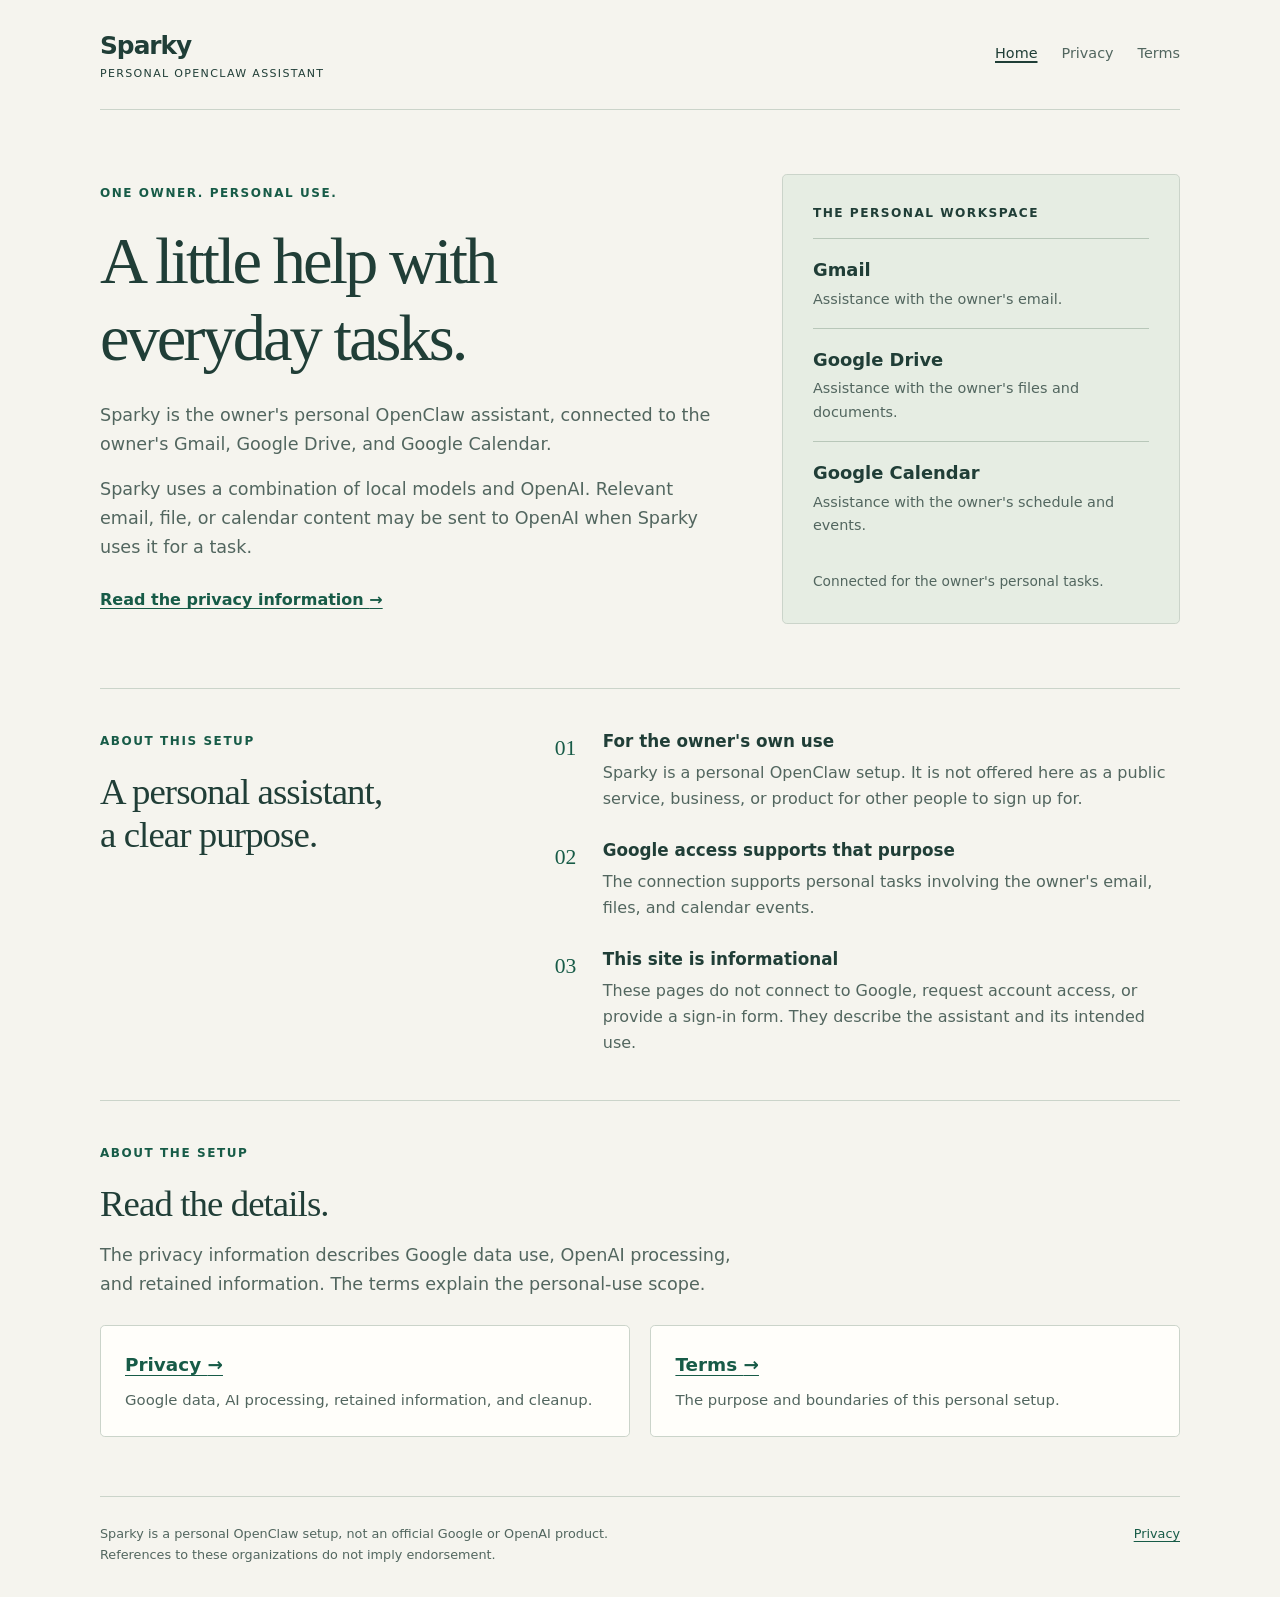
<file: index.html>
<!doctype html>
<html lang="en">
<head>
  <meta charset="utf-8">
  <meta name="viewport" content="width=device-width, initial-scale=1">
  <meta name="description" content="About Sparky, a personal OpenClaw assistant for the owner's Gmail, Google Drive, and Google Calendar.">
  <title>Sparky | Personal Google access</title>
  <link rel="stylesheet" href="styles.css">
</head>
<body>
  <a class="skip-link" href="#main">Skip to main content</a>
  <header class="site-header wrap">
    <a class="brand" href="index.html">Sparky<span class="brand-note">Personal OpenClaw assistant</span></a>
    <nav aria-label="Main navigation"><a href="index.html" aria-current="page">Home</a><a href="privacy.html">Privacy</a><a href="terms.html">Terms</a></nav>
  </header>
  <main id="main" class="wrap" tabindex="-1">
    <section class="hero" aria-labelledby="intro-title">
      <div>
        <p class="eyebrow">One owner. Personal use.</p>
        <h1 id="intro-title">A little help with<br>everyday tasks.</h1>
        <p class="lede">Sparky is the owner's personal OpenClaw assistant, connected to the owner's Gmail, Google Drive, and Google Calendar.</p>
        <p class="lede">Sparky uses a combination of local models and OpenAI. Relevant email, file, or calendar content may be sent to OpenAI when Sparky uses it for a task.</p>
        <a class="text-link" href="privacy.html">Read the privacy information <span aria-hidden="true">&#8594;</span></a>
      </div>
      <aside class="scope-panel" aria-labelledby="services-title">
        <h2 id="services-title">The personal workspace</h2>
        <dl class="service-list">
          <div><dt>Gmail</dt><dd>Assistance with the owner's email.</dd></div>
          <div><dt>Google Drive</dt><dd>Assistance with the owner's files and documents.</dd></div>
          <div><dt>Google Calendar</dt><dd>Assistance with the owner's schedule and events.</dd></div>
        </dl>
        <p class="small">Connected for the owner's personal tasks.</p>
      </aside>
    </section>
    <section class="section two-col" aria-labelledby="purpose-title">
      <div><p class="eyebrow">About this setup</p><h2 id="purpose-title">A personal assistant,<br>a clear purpose.</h2></div>
      <ol class="numbered-notes">
        <li><h3>For the owner's own use</h3><p>Sparky is a personal OpenClaw setup. It is not offered here as a public service, business, or product for other people to sign up for.</p></li>
        <li><h3>Google access supports that purpose</h3><p>The connection supports personal tasks involving the owner's email, files, and calendar events.</p></li>
        <li><h3>This site is informational</h3><p>These pages do not connect to Google, request account access, or provide a sign-in form. They describe the assistant and its intended use.</p></li>
      </ol>
    </section>
    <section class="section" aria-labelledby="read-title">
      <p class="eyebrow">About the setup</p><h2 id="read-title">Read the details.</h2>
      <p class="lede">The privacy information describes Google data use, OpenAI processing, and retained information. The terms explain the personal-use scope.</p>
      <div class="policy-links">
        <a class="policy-link" href="privacy.html"><strong>Privacy <span aria-hidden="true">&#8594;</span></strong><span>Google data, AI processing, retained information, and cleanup.</span></a>
        <a class="policy-link" href="terms.html"><strong>Terms <span aria-hidden="true">&#8594;</span></strong><span>The purpose and boundaries of this personal setup.</span></a>
      </div>
    </section>
  </main>
  <footer class="site-footer wrap"><p>Sparky is a personal OpenClaw setup, not an official Google or OpenAI product. References to these organizations do not imply endorsement.</p><a href="privacy.html">Privacy</a></footer>
</body>
</html>
</file>
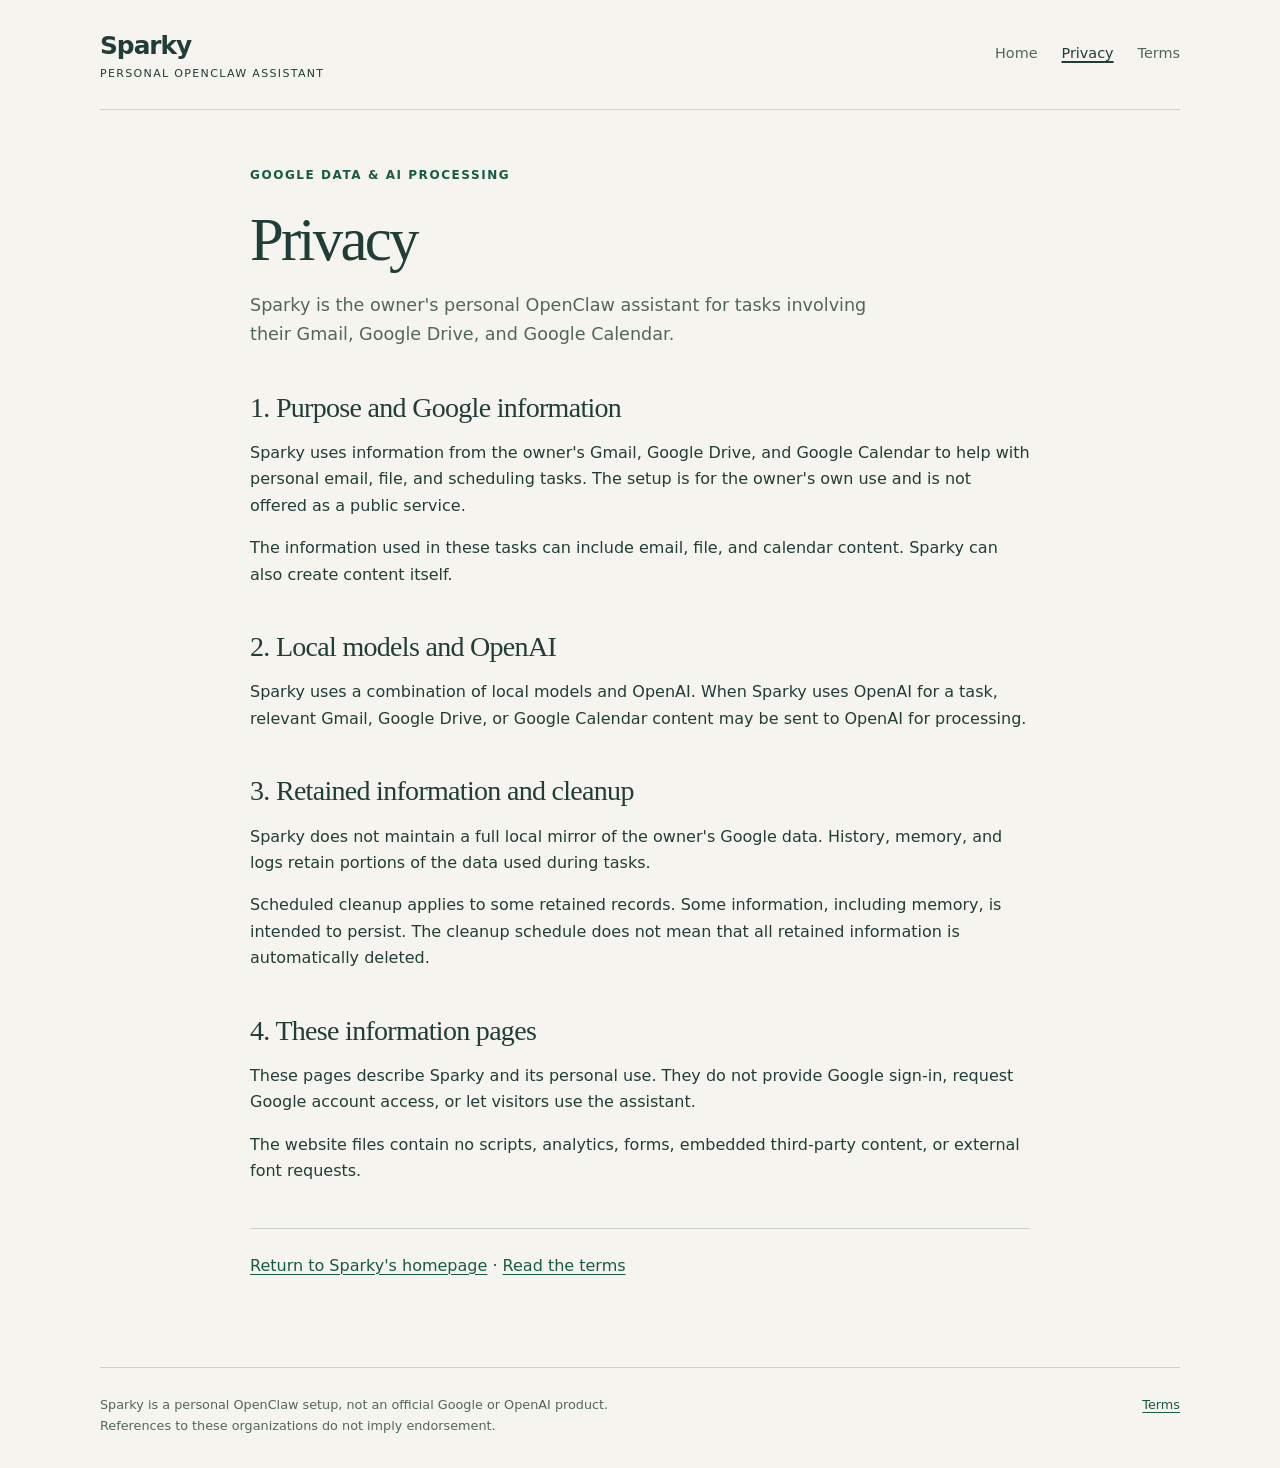
<file: privacy.html>
<!doctype html>
<html lang="en">
<head>
  <meta charset="utf-8">
  <meta name="viewport" content="width=device-width, initial-scale=1">
  <meta name="description" content="Privacy information for Sparky, a personal OpenClaw assistant using Gmail, Google Drive, Google Calendar, local models, and OpenAI.">
  <title>Privacy | Sparky</title>
  <link rel="stylesheet" href="styles.css">
</head>
<body>
  <a class="skip-link" href="#main">Skip to main content</a>
  <header class="site-header wrap">
    <a class="brand" href="index.html">Sparky<span class="brand-note">Personal OpenClaw assistant</span></a>
    <nav aria-label="Main navigation"><a href="index.html">Home</a><a href="privacy.html" aria-current="page">Privacy</a><a href="terms.html">Terms</a></nav>
  </header>
  <main id="main" class="wrap" tabindex="-1"><article class="document">
    <p class="eyebrow">Google data &amp; AI processing</p>
    <h1>Privacy</h1>
    <p class="lede">Sparky is the owner's personal OpenClaw assistant for tasks involving their Gmail, Google Drive, and Google Calendar.</p>
    <section aria-labelledby="purpose-title"><h2 id="purpose-title">1. Purpose and Google information</h2><p>Sparky uses information from the owner's Gmail, Google Drive, and Google Calendar to help with personal email, file, and scheduling tasks. The setup is for the owner's own use and is not offered as a public service.</p><p>The information used in these tasks can include email, file, and calendar content. Sparky can also create content itself.</p></section>
    <section aria-labelledby="processing-title"><h2 id="processing-title">2. Local models and OpenAI</h2><p>Sparky uses a combination of local models and OpenAI. When Sparky uses OpenAI for a task, relevant Gmail, Google Drive, or Google Calendar content may be sent to OpenAI for processing.</p></section>
    <section aria-labelledby="retention-title"><h2 id="retention-title">3. Retained information and cleanup</h2><p>Sparky does not maintain a full local mirror of the owner's Google data. History, memory, and logs retain portions of the data used during tasks.</p><p>Scheduled cleanup applies to some retained records. Some information, including memory, is intended to persist. The cleanup schedule does not mean that all retained information is automatically deleted.</p></section>
    <section aria-labelledby="website-title"><h2 id="website-title">4. These information pages</h2><p>These pages describe Sparky and its personal use. They do not provide Google sign-in, request Google account access, or let visitors use the assistant.</p><p>The website files contain no scripts, analytics, forms, embedded third-party content, or external font requests.</p></section>
    <p class="return-link"><a href="index.html">Return to Sparky's homepage</a> &middot; <a href="terms.html">Read the terms</a></p>
  </article></main>
  <footer class="site-footer wrap"><p>Sparky is a personal OpenClaw setup, not an official Google or OpenAI product. References to these organizations do not imply endorsement.</p><a href="terms.html">Terms</a></footer>
</body>
</html>
</file>
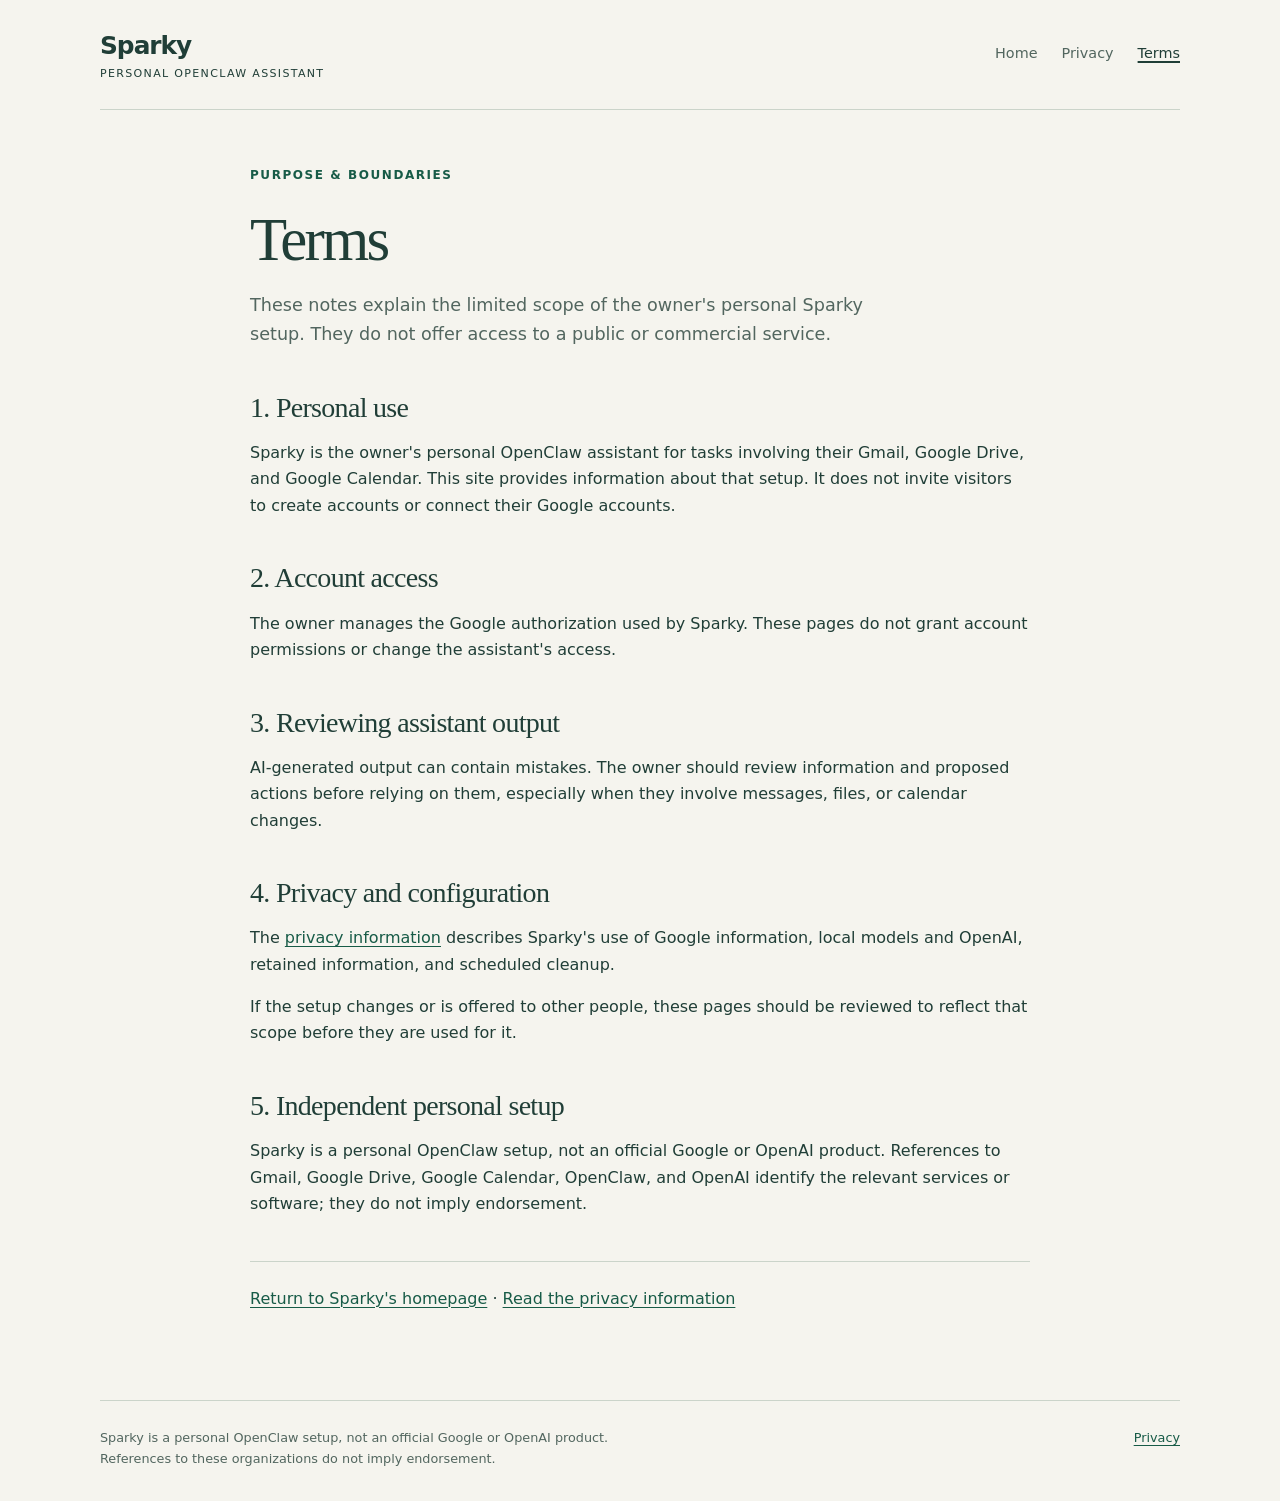
<file: terms.html>
<!doctype html>
<html lang="en">
<head>
  <meta charset="utf-8">
  <meta name="viewport" content="width=device-width, initial-scale=1">
  <meta name="description" content="Use notes for Sparky, a personal OpenClaw assistant. This setup is not offered as a public service.">
  <title>Terms | Sparky</title>
  <link rel="stylesheet" href="styles.css">
</head>
<body>
  <a class="skip-link" href="#main">Skip to main content</a>
  <header class="site-header wrap">
    <a class="brand" href="index.html">Sparky<span class="brand-note">Personal OpenClaw assistant</span></a>
    <nav aria-label="Main navigation"><a href="index.html">Home</a><a href="privacy.html">Privacy</a><a href="terms.html" aria-current="page">Terms</a></nav>
  </header>
  <main id="main" class="wrap" tabindex="-1"><article class="document">
    <p class="eyebrow">Purpose &amp; boundaries</p><h1>Terms</h1>
    <p class="lede">These notes explain the limited scope of the owner's personal Sparky setup. They do not offer access to a public or commercial service.</p>
    <section aria-labelledby="personal-title"><h2 id="personal-title">1. Personal use</h2><p>Sparky is the owner's personal OpenClaw assistant for tasks involving their Gmail, Google Drive, and Google Calendar. This site provides information about that setup. It does not invite visitors to create accounts or connect their Google accounts.</p></section>
    <section aria-labelledby="permissions-title"><h2 id="permissions-title">2. Account access</h2><p>The owner manages the Google authorization used by Sparky. These pages do not grant account permissions or change the assistant's access.</p></section>
    <section aria-labelledby="review-title"><h2 id="review-title">3. Reviewing assistant output</h2><p>AI-generated output can contain mistakes. The owner should review information and proposed actions before relying on them, especially when they involve messages, files, or calendar changes.</p></section>
    <section aria-labelledby="privacy-title"><h2 id="privacy-title">4. Privacy and configuration</h2><p>The <a href="privacy.html">privacy information</a> describes Sparky's use of Google information, local models and OpenAI, retained information, and scheduled cleanup.</p><p>If the setup changes or is offered to other people, these pages should be reviewed to reflect that scope before they are used for it.</p></section>
    <section aria-labelledby="affiliation-title"><h2 id="affiliation-title">5. Independent personal setup</h2><p>Sparky is a personal OpenClaw setup, not an official Google or OpenAI product. References to Gmail, Google Drive, Google Calendar, OpenClaw, and OpenAI identify the relevant services or software; they do not imply endorsement.</p></section>
    <p class="return-link"><a href="index.html">Return to Sparky's homepage</a> &middot; <a href="privacy.html">Read the privacy information</a></p>
  </article></main>
  <footer class="site-footer wrap"><p>Sparky is a personal OpenClaw setup, not an official Google or OpenAI product. References to these organizations do not imply endorsement.</p><a href="privacy.html">Privacy</a></footer>
</body>
</html>
</file>
<file: styles.css>
:root {
  color-scheme: light;
  --paper: #f5f4ee;
  --surface: #fffefa;
  --ink: #203e37;
  --muted: #52665f;
  --line: #cbd4ca;
  --accent: #175b47;
  --soft: #e6ede3;
  --draft: #fff1d5;
  --draft-ink: #674615;
}
* { box-sizing: border-box; }
html { scroll-padding-top: 1rem; }
body { margin: 0; background: var(--paper); color: var(--ink); font-family: system-ui, -apple-system, BlinkMacSystemFont, "Segoe UI", sans-serif; font-size: 1rem; line-height: 1.65; }
a { color: var(--accent); text-underline-offset: .2em; text-decoration-thickness: .08em; }
a:hover { text-decoration-thickness: .15em; }
a:focus-visible { outline: 3px solid #a24f18; outline-offset: 5px; border-radius: 2px; }
.skip-link { position: absolute; z-index: 5; top: -6rem; left: 1rem; padding: .7rem 1rem; background: var(--surface); }
.skip-link:focus { top: 1rem; }
.wrap { width: min(1080px, calc(100% - 3rem)); margin-inline: auto; }
.draft-bar { background: var(--draft); color: var(--draft-ink); font-size: .82rem; border-bottom: 1px solid #dfcda4; }
.draft-bar .wrap { display: flex; flex-wrap: wrap; align-items: baseline; gap: .3rem 1rem; padding-block: .65rem; }
.draft-bar strong { text-transform: uppercase; letter-spacing: .09em; font-size: .74rem; }
.site-header { display: flex; justify-content: space-between; align-items: center; gap: 1.5rem; padding-block: 1.6rem; border-bottom: 1px solid var(--line); }
.brand { color: var(--ink); text-decoration: none; font-size: 1.55rem; font-weight: 720; letter-spacing: -.04em; }
.brand-note { display: block; margin-top: -.1rem; font-size: .69rem; font-weight: 500; letter-spacing: .12em; text-transform: uppercase; }
nav { display: flex; flex-wrap: wrap; gap: .5rem 1.5rem; }
nav a { color: var(--muted); font-size: .9rem; text-decoration: none; padding-block: .25rem; }
nav a[aria-current="page"] { color: var(--ink); text-decoration: underline; text-decoration-thickness: 2px; }
main { display: block; }
.hero { display: grid; grid-template-columns: 1.55fr 1fr; gap: 4rem; padding-block: 4rem; align-items: center; }
.eyebrow { margin: 0 0 1.2rem; color: var(--accent); font-weight: 650; font-size: .75rem; letter-spacing: .13em; text-transform: uppercase; }
h1, h2, h3 { line-height: 1.15; }
h1 { font-family: Georgia, "Times New Roman", serif; font-size: clamp(2.6rem, 5.2vw, 4.4rem); font-weight: 400; letter-spacing: -.045em; margin: 0 0 1.5rem; }
h2 { font-family: Georgia, "Times New Roman", serif; font-size: clamp(1.7rem, 3vw, 2.3rem); font-weight: 400; letter-spacing: -.025em; margin: 0 0 1rem; }
h3 { font-size: 1.05rem; font-weight: 650; margin: 0 0 .5rem; }
p { margin: 0 0 1rem; }
.lede { color: var(--muted); font-size: 1.1rem; max-width: 40rem; }
.text-link { display: inline-block; font-weight: 650; margin-top: .6rem; }
.scope-panel { padding: 1.9rem; background: var(--soft); border: 1px solid var(--line); border-radius: .3rem; }
.scope-panel h2 { font: 650 .76rem/1.4 system-ui, sans-serif; letter-spacing: .12em; text-transform: uppercase; margin-bottom: 1rem; }
.service-list { margin: 0; }
.service-list div { padding-block: 1rem; border-top: 1px solid #b8c7b9; }
.service-list dt { font-size: 1.12rem; font-weight: 650; }
.service-list dd { margin: .2rem 0 0; color: var(--muted); font-size: .9rem; }
.small { font-size: .86rem; color: var(--muted); }
.scope-panel .small { margin: 1rem 0 0; }
.section { padding-block: 2.7rem; border-top: 1px solid var(--line); }
.two-col { display: grid; grid-template-columns: 1fr 1.6fr; gap: 4rem; }
.numbered-notes { list-style: none; padding: 0; margin: 0; counter-reset: notes; }
.numbered-notes li { position: relative; padding-left: 3rem; margin-bottom: 1.8rem; counter-increment: notes; }
.numbered-notes li:last-child { margin-bottom: 0; }
.numbered-notes li::before { content: "0" counter(notes); position: absolute; left: 0; top: -.1rem; color: var(--accent); font-family: Georgia, serif; font-size: 1.35rem; }
.numbered-notes p { margin-bottom: 0; color: var(--muted); }
.policy-links { display: grid; grid-template-columns: repeat(2, 1fr); gap: 1.3rem; margin-top: 1.6rem; }
.policy-link { display: block; background: var(--surface); border: 1px solid var(--line); padding: 1.5rem; border-radius: .3rem; text-decoration: none; }
.policy-link strong { display: block; font-size: 1.15rem; margin-bottom: .45rem; text-decoration: underline; text-underline-offset: .2em; }
.policy-link > span { display: block; color: var(--muted); font-size: .93rem; }
.policy-link:hover { border-color: var(--accent); }
.site-footer { display: flex; justify-content: space-between; align-items: flex-start; gap: 1.5rem; border-top: 1px solid var(--line); padding-block: 1.6rem 2rem; margin-top: 1rem; font-size: .8rem; color: var(--muted); }
.site-footer p { max-width: 36rem; margin: 0; }
.site-footer a { white-space: nowrap; }
.document { width: min(780px, 100%); margin-inline: auto; padding-block: 3.5rem; }
.document h1 { font-size: clamp(2.6rem, 6vw, 3.8rem); margin-bottom: 1rem; }
.document > section { margin-top: 2.7rem; }
.document h2 { font-size: 1.75rem; }
.notice { background: var(--draft); border: 1px solid #dfcda4; border-left: 4px solid #946422; padding: 1.4rem 1.6rem; color: var(--draft-ink); margin-top: 2rem; }
.notice h2 { color: var(--draft-ink); font: 700 1.05rem/1.4 system-ui, sans-serif; margin-bottom: .6rem; }
.notice p:last-child { margin-bottom: 0; }
.notice a { color: var(--draft-ink); }
.open-items { margin: 1.2rem 0 0; }
.open-items div { border-top: 1px solid #dfcda4; padding-block: 1rem; }
.open-items div:last-child { padding-bottom: 0; }
.open-items dt { font-weight: 700; }
.open-items dd { margin: .4rem 0 0; }
.placeholder { display: inline-block; font-size: .68rem; font-weight: 750; text-transform: uppercase; letter-spacing: .08em; color: var(--draft-ink); background: #f5deb2; border: 1px solid #cfaf78; padding: .12rem .4rem; border-radius: 2px; margin-right: .35rem; vertical-align: .12em; }
.document ul { padding-left: 1.3rem; }
.document li { padding-left: .25rem; margin-block: .5rem; }
.document .return-link { margin-top: 2.7rem; border-top: 1px solid var(--line); padding-top: 1.5rem; }
@media (max-width: 720px) {
  .hero { grid-template-columns: 1fr; gap: 2rem; padding-block: 2.8rem; }
  .two-col { grid-template-columns: 1fr; gap: 1rem; }
  .scope-panel { padding: 1.5rem; }
  .section { padding-block: 2rem; }
  .document { padding-block: 2.5rem; }
}
@media (max-width: 480px) {
  .wrap { width: calc(100% - 2rem); }
  .site-header { align-items: flex-start; flex-direction: column; gap: 1rem; padding-block: 1.2rem; }
  nav { width: 100%; gap: 1.5rem; }
  nav a { padding-block: .4rem; }
  .policy-links { grid-template-columns: 1fr; }
  .site-footer { flex-direction: column; gap: .8rem; }
  .notice { padding: 1.2rem; }
  h1 { font-size: 2.8rem; }
}
@media print {
  body { background: white; color: black; font-size: 11pt; }
  .wrap { width: 100%; }
  .site-header, .site-footer, .return-link { display: none; }
  .document { padding-block: 1rem; }
  a { color: inherit; }
  .notice { break-inside: avoid; }
}
</file>
